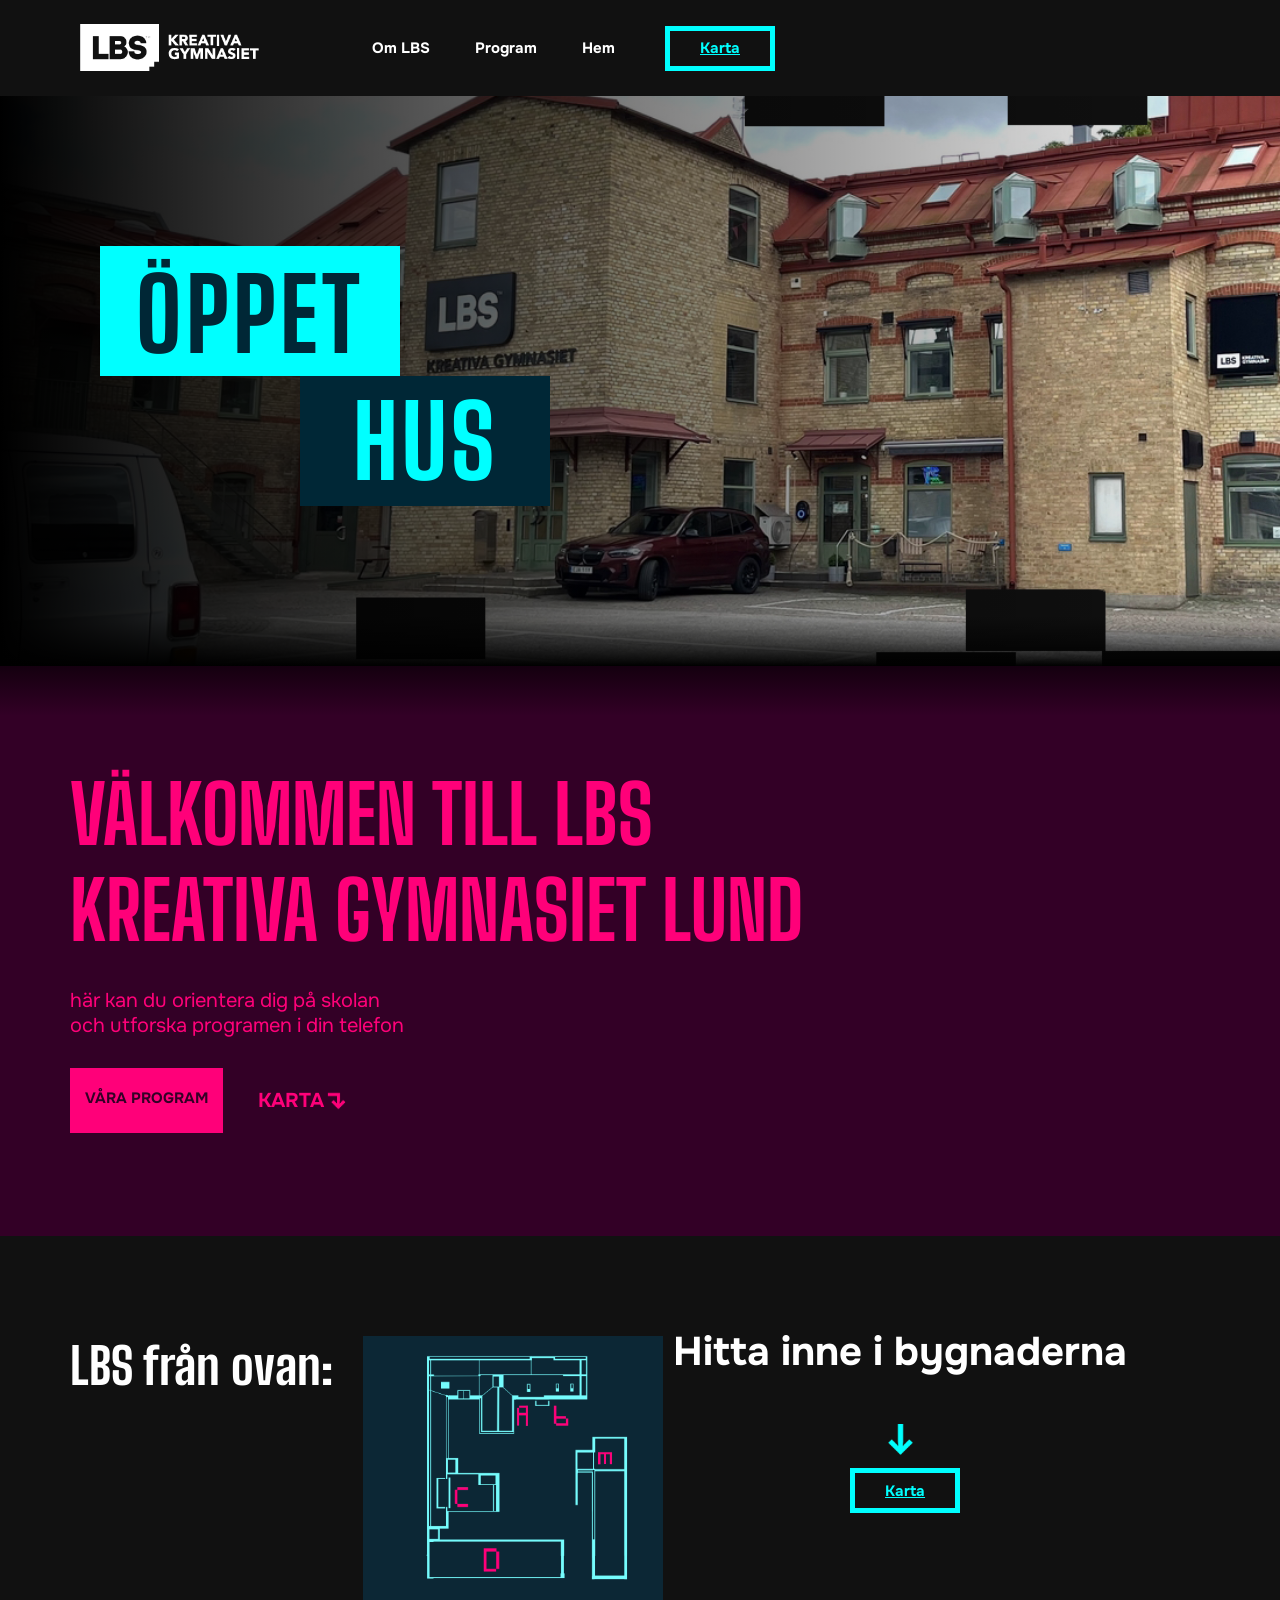
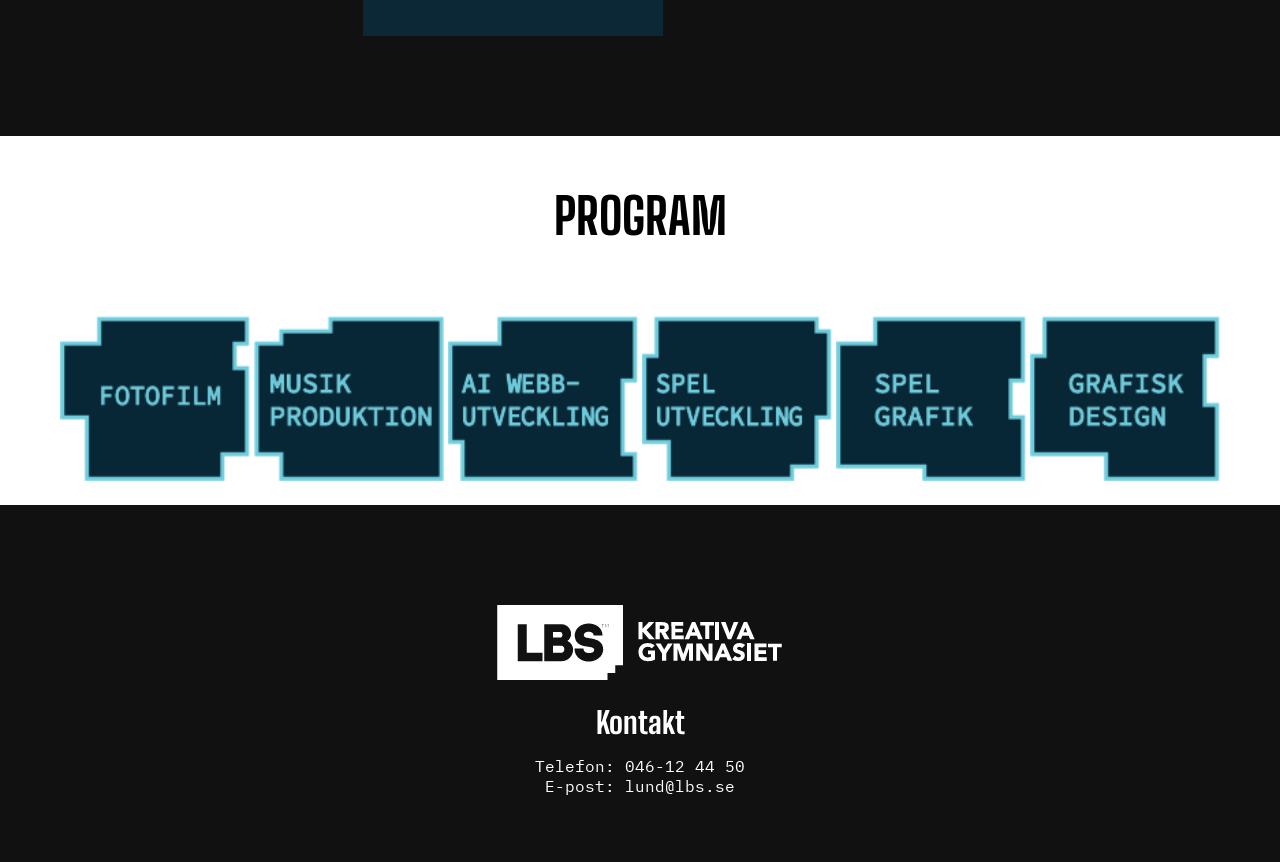
<file: index.html>
<!DOCTYPE html>
<html lang="en">
<head>
    <meta charset="utf-8">
    <meta name="viewport" content="width=device-width, initial-scale=1.0">
    <title> LBS Öppet Hus </title>
    <link rel="stylesheet" href="Style.css">
    <!--Google fonts-->
    <!--onest font for: ingress, underubrik och brödtext-->
    <!--bigshoulders font for: headlines-->
    <!--IBM Plex Mono medium-->
    <link rel="preconnect" href="https://fonts.googleapis.com">
<link rel="preconnect" href="https://fonts.gstatic.com" crossorigin>
<link href="https://fonts.googleapis.com/css2?family=Big+Shoulders:opsz,wght@10..72,800&family=IBM+Plex+Mono:wght@500&family=Onest:wght@100..900&display=swap" rel="stylesheet">
</head>

<body>
    <header>
        <div class="headContainer">
            <div class="loggo">
                <a href="index.html" class="logo"><img src="lbsLogo.png" alt="lbs logo with text"></a> <!--byta bild ?-->
            </div>
            <div class="navs">
                <a href="https://lbs.se/lund/"> Om LBS </a>
                <a href="#FourthBlock"> Program</a>
                <a href="index.html">Hem</a>
                <div class="Mapbutton">
                    <a href="karta.html">Karta </a>
                </div>
            </div>
        </div>
    </header>
    <section id="FirstBlock">
        <div class="open">
            <h1>ÖPPET</h1>
        </div>
        <div class="house">
            <h1>HUS</h1>
        </div>
    </section>
    <section id="SecondBlock">
        <h2>VÄLKOMMEN TILL LBS <br> KREATIVA GYMNASIET LUND</h2>
        <p class="underrubrik"> här kan du orientera dig på skolan <br> och utforska programen i din telefon</p>
        <div class="buttoncontainer">
            <a class="Programbtn" href="#FourthBlock">
                VÅRA PROGRAM
            </a>
            <div class="mappointer">
                <p>KARTA</p>
                <img src="NerPil.png" alt="pointer to scroll down " width="25px">
            </div>
        </div>
    </section>
    <section id="ThirdBlock">
        <h4> LBS från ovan:</h4>
        <img class="img_map" src="main outsidemap.png" alt="karta för utsidan på lbs" width="300px">
        <div class="findPrograms">
            <p> Hitta inne i bygnaderna </p> 
            <img class="ImgPil" src="RakNed.png" alt="Pil som pekar rakt ner" width="25px">
                <div class="Mapbutton">
                    <a href="karta.html">Karta </a>
                </div>
        </div>
    </section>
    <section id="FourthBlock">
        <h3> PROGRAM </h3>
        
        <img class="program_bilder" src="ProgramFOTO.png" alt="programkub för Foto" width="190px">
        <img class="program_bilder" src="ProgramMusikP.png" alt="programkub för musik" width="190px">
        <img class="program_bilder" src="ProgramAWU.png" alt="programkub för AWAI" width="190px">
        <img class="program_bilder" src="ProgramSP.png" alt="programkub för SU" width="190px">
        <img class="program_bilder" src="ProgramSG.png" alt="programkub för SG" width="190px">
        <img class="program_bilder" src="ProgramGD.png" alt="programkub för GD" width="190px">    
    </section>
    <footer>
        <img src="lbsLogo.png" alt="logga med namn">
        <div class="footer_contact">
            <h5> Kontakt </h5>
            <P> Telefon: 046-12 44 50    <br>
                E-post: lund@lbs.se
            </P>
        </div>
    </footer>
    
</body>
</html>
</file>
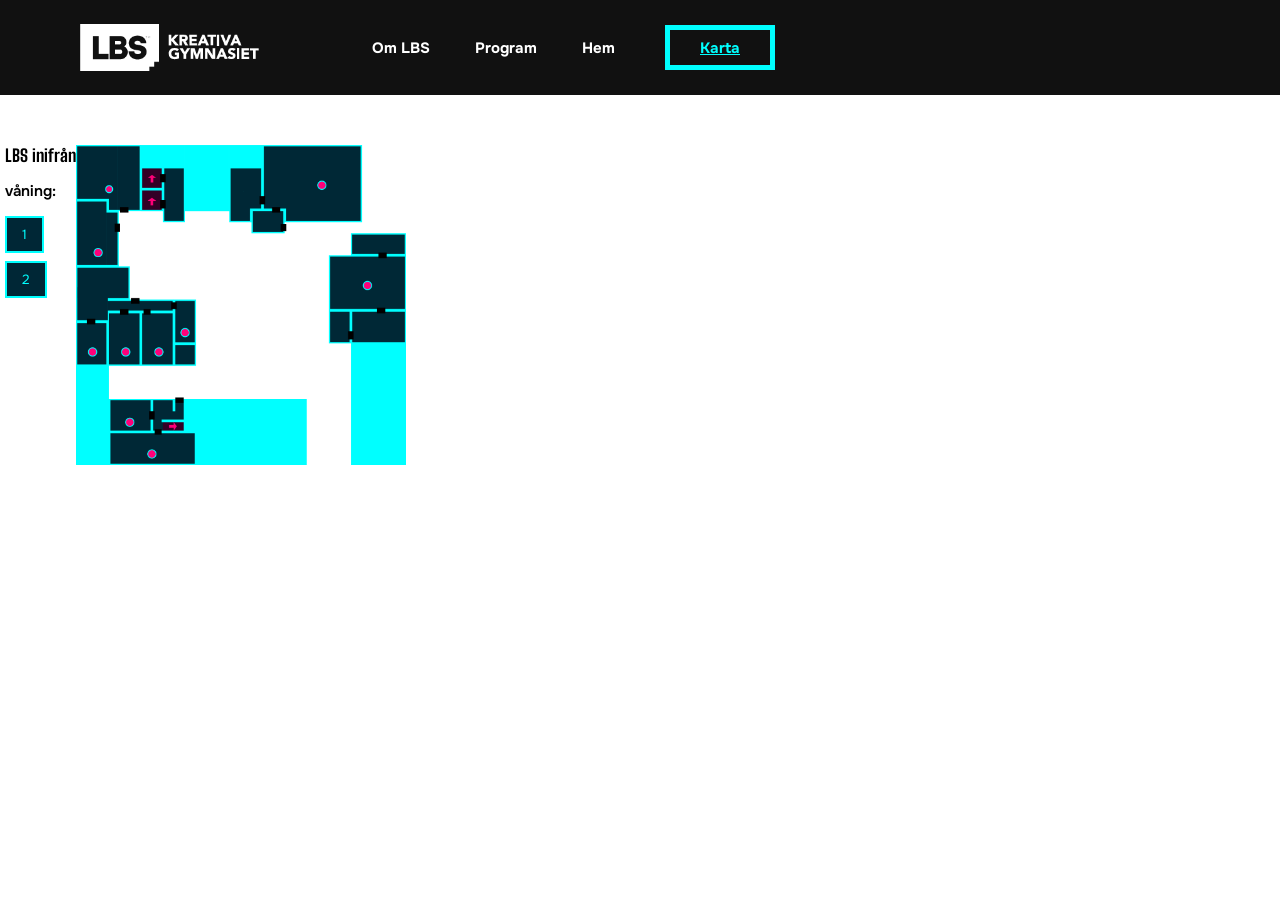
<file: karta.html>
<html lang="en">
<head>
    <meta charset="utf-8">
    <meta name="viewport" content="width=device-width, initial-scale=1.0">
    <title> LBS Öppet Hus </title>
    <link rel="stylesheet" href="Style.css">
    <!--Google fonts-->
    <!--onest font for: ingress, underubrik och brödtext-->
    <!--bigshoulders font for: headlines-->
    <!--IBM Plex Mono medium-->
    <link rel="preconnect" href="https://fonts.googleapis.com">
<link rel="preconnect" href="https://fonts.gstatic.com" crossorigin>
<link href="https://fonts.googleapis.com/css2?family=Big+Shoulders:opsz,wght@10..72,800&family=IBM+Plex+Mono:wght@500&family=Onest:wght@100..900&display=swap" rel="stylesheet">
</head>

<body>
    <header>
        <div class="headContainer"> <!--huvud container -->
            <div class="loggo">
                <a href="index.html" class="logo"><img src="lbsLogo.png" alt="lbs logo with text"></a>
            </div>
            <div class="navs">
                <a href="https://lbs.se/lund/"> Om LBS </a>
                <a href="index.html#FourthBlock"> Program</a>
                <a href="index.html">Hem</a>
                <div class="Mapbutton">
                    <a href="karta.html">Karta </a>
                </div>
            </div>
        </div>
    </header>
    <section id="House" >
        <div class="Floors">
            <h5> LBS inifrån </h5>
            <p> våning:</p>
            <button class="floors" data-floor="1"> 1 </button>  <!--Data-floor chat gpt lade till så att man kan byta mellan våningarna -->
            <button class="floors" data-floor="2"> 2 </button>
        </div>                     <!--chat gpt la till id floor1 för att defigera vilken våning man är på-->
        <div class="mapContainer" id="floor1"> <!--ihopsättning av stack overflow som chatgpt har förklarat och jag sedan skrivit om så det passar min hemsida och karta-->
            <img src="FirstFloorMap.png"  height="320px" width="330px" usemap="#FirstFloorMap" class="FirstFloorMap" alt="karta över våning 1">
            <map name="FirstFloorMap" > <!--våning ett karta med olkia area cirklar på kartan och medföljand tool tips som förklarar varje rum på skolan-->
            <area shape="circle" coords="32,43,40" alt="Matsalen" id="Matsalen">
            <area shape="circle" coords="23,108,40" alt="Repstudio" id="Repstudio">
            <area shape="circle" coords="246,40,40" alt="B-salen"  id="B-Salen">
            <area shape="circle" coords="292,140,40" alt="Musikstudion"  id="Musikstudion">
            <area shape="circle" coords="18,206,20" alt="Filmstudio"  id="Filmstudio">
            <area shape="circle" coords="51,206,20" alt="Fotostudio"  id="Fotostudio">
            <area shape="circle" coords="84,206,20" alt="FotoFilm"  id="FotoFilm">
            <area shape="circle" coords="110,188,20" alt="PoddRum"  id="PoddRum">
            <area shape="circle" coords="55,277,30" alt="AWAI"  id="AWAI">
            <area shape="circle" coords="77,310,30" alt="Spelgrafik"  id="Spelgrafik">
            </map>
            <div id="Matsalentooltip"> 
                <p> Matsalen: här äter alla elever lunch serverad av Marvin</p>
            </div>
            <div id="Repstudiotooltip">
                <p> Repstudion: här övar musikarna </p>
            </div>
            <div id="B-salentooltip">
                <p>B1 NO-salen: här har vi roliga laborationer i fysik, kemi och biologi</p>
            </div>
                 <div id="Musikstudiontooltip">
                <p>  Musikstudion: Här är musik lektioner</p>
            </div>
            <div id="Filmstudiotooltip"> 
                <p>Filmstudion: här filmas en massa roliga saker </p>
            </div>
            <div id="Fotostudiotooltip"> 
                <p>Fotostudion: här fottas de finnaste bilderna </p>
            </div>
            <div id="FotoFilmtooltip"> 
                <p> Foto-Film: i detta klasrumet lär man sig allt om fotgraftering och filmning</p>
            </div>
            <div id="PoddRumtooltip"> 
                <p> Poddrummet: här spellas skolans egna podd in</p>
            </div>
            <div id="AWAItooltip"> 
                <p> D1 AI - webbutvekling: i detta klassrum Lär man sig programera hemsidor och bemästra AI </p>
            </div>
            <div id="Spelgrafiktooltip"> 
                <p> D2 Spelgrafik: här sitter spelgrafikerna och desingnar snygga och intresanta spel </p>
            </div>
        </div>
        <div class="mapContainer" id="floor2" hidden> <!--chat gpt added hidden to hide this floor wile floor one is up-->  
            <img src="SecondFloorMap.png" width="330" height="360" usemap="#SecondFloorMap" class="SecondFloorMap" alt="Karta över våning 2">
            <map name="SecondFloorMap"> <!--karta över andra våninga a huste och d huset med are cirklar för alla klassrum med medföljande tooltips-->
                <area shape="circle" coords="36,230,30" alt="A-8" id="A-8">
                <area shape="circle" coords="35,55,20" alt="A-7" id="A-7">
                <area shape="circle" coords="92,53,20" alt="A-6" id="A-6">
                <area shape="circle" coords="135,35,20" alt="A-5" id="A-5">
                <area shape="circle" coords="218,53,30" alt="A-4" id="A-4">
                <area shape="circle" coords="285,80,30" alt="A-3" id="A-3">
                <area shape="circle" coords="65,330,40" alt="Grafiskdesign" id="Grafiskdesign">
            </map>
            <div id="A-8tooltip"> 
                <p>A8</p>
            </div>
            <div id="A-7tooltip">
                <p>A7: här befinersig AWAI Under öpnahuset </p>
            </div>
            <div id="A-6tooltip">
                <p> A6 </p>
            </div>
            <div id="A-5tooltip">
                <p> A5: här är det filmvisning under Öppet hus </p>
            </div>
            <div id="A-4tooltip">
                <p> A4 </p>
            </div>
            <div id="A-3tooltip">
                <p> A3: här sitter Spelgrafik under öppet hus och visar vad de desingnar</p>
            </div>
            <div id="Grafiskdesigntooltip">
                <p> D3 Grafiskdesign: här sitter de Grafiskadesignerna och ritar </p>
            </div>
        </div>
    </section>
    <script src="Script.js"></script>
</body>
</file>
<file: Style.css>
.onest {
  font-family: "Onest", Verdana;
  font-optical-sizing: auto;
  font-style: normal;
}


.big-shoulders-huvudrubrik {
  font-family: "Big Shoulders", Impact;
  font-optical-sizing: auto;
  font-weight: 800;
  font-style: bold;
}

.ibm-plex-mono-medium-kompletering {
  font-family: "IBM Plex Mono", 'Courier New';
  font-weight: 500;
  font-style: normal;
}

h1, h2, h3, h4, h5{
    font-family: "Big Shoulders", Impact;
    cursor:default;
}

p{
    cursor: default;
}

body {
    margin: 0;
    padding: 0;

}

header {    /*typ en kopia av LBS lunds header*/
    position: sticky;
    font-family:"onest",Verdana;
    font-size: 15px;
    font-weight: bold;
    max-height: 97px;
    position: sticky;  
    top: 0;             /*Chatgpt la till för att headern faktiskt skulle fastna*/
    background-color: #111111;
    padding-top: 24px;
    padding-bottom: 24px;
    padding-left: 80px;
    padding-right: 80px;
    z-index: 2;
}

.headContainer {    /*container för att hålla rätt på allt i headern*/
    display: flex;
    align-items: center;
    max-height: 97px;
}

.loggo{ /*LBS loggan */
    max-height: 48px;
}

.logo img {
    width: 180px;
    max-height: 48px;
    margin-right: 67px;
}

.navs {
    display: flex;
    align-items: center;
    justify-content: center;
}

.navs > a {
    display: block;
    margin-left: 45px;
    color: #FFFFFF;
    text-decoration: none;
}

.Mapbutton {        /*knapp som tar än till kartan*/
    display: flex;
    justify-content: center;
    align-items: center;
    font-weight: 500;
    color: #00FFFF;
    height: 35px;
    width: 100px;
    margin-left: 50px;
    border: #00FFFF;
    border-width: 5px;
    border-style: solid;


}

.Mapbutton:hover {
    transform: scale(1.1);
    transition: 0.1s ease-in;
}

.Mapbutton a{ /*text färg*/
    color: #00FFFF;
    text-align: left ;
    font-family:"onest",Verdana;
    font-size: 15px;
    font-weight: bold;
}



#FirstBlock {       /*första av typ 3 eller 4 block*/
    height: 570px;
    background-image:       /*Chat gpt visa att de kunde ligga undervarandra för att inte täcka varandra*/
    linear-gradient(to left, rgba(0, 0, 0, 0), rgb(0, 0, 0)), /*taget från w3schools*/
    linear-gradient(to top, rgb(0, 0, 0), rgba(255, 255, 255, 0)),
    url('LBS_bakgrund.png');
    background-repeat: no-repeat;                        
    background-size: /*chat gpt fixade storleken av var och en bakrunds del*/
    cover,
    100% 50px,
    cover;
    background-position: /*chat gpt fixade positonen av var och en bakrunds del*/
    center,
    bottom,
    center;
    font-family: "Big Shoulders", Impact;
    overflow: auto;

}

.open {
    width: 300px;
    height: 125px;
    background-color: #00FFFF;
    margin: 150px 0 0 100px;

    padding-top: 5px;
    letter-spacing: 4px;
    display: flex;
    justify-content: center;
    align-items: center;

}
.open h1{
    margin: 0px;
    font-size:100px;
    color: #002736;
}

.house {
    width: 250px;
    height: 130px;
    background-color: #002736;
    padding-top: 0;
    margin-left: 300px;
    letter-spacing: 4px;
    display: flex;
    justify-content: center;
    align-items: center;

}
.house h1{
    margin: 0;
    font-size:100px;
    color: #00FFFF;
}


#SecondBlock {
    background-color: #330026;
    background-image: linear-gradient(to bottom, #14000f, rgba(0, 0, 0, 0));
    background-size: 100% 50px;
    background-repeat: no-repeat;

    background-position:
        top;
    margin: 0;
    color: #FF0079;
    height: 570px;

}

#SecondBlock h2 {
    font-size: 80px;
    font-family: "Big Shoulders", Impact;
    margin: 0px 0px 0px 70px;
    padding-top: 100px  ;
    padding-bottom: 0px;
    margin-bottom: 0px;
}


p.underrubrik {
    font-family:"onest",Verdana;
    font-weight: normal;
    font-size: 20px;
    margin: 30px 0 30px 70px;
}

.buttoncontainer {
    display: flex;

    font-family:"onest",Verdana;
    font-weight: bold;
    font-size: 15px;

}


.Programbtn{
    width: fit-content;
    background-color: #FF0079;
    color: #330026;
    text-decoration: none;
    font-family:"onest",Verdana;
    font-weight: bold;
    font-size: 15px;
    margin: 0 20px 0 70px;
    padding: 20px 15px;
    border: none;
    cursor: pointer;
    transition: 0.1s ease-in;
}


.Programbtn:Hover {
    transform: scale(1.1);


}

.mappointer {
    padding: 0px 15px;
    display: flex;
    align-items: center;
}

.mappointer p {
    color:#FF0079;
    font-size: 20px;
    text-align: left;
}

#ThirdBlock{
    display: flex;
    justify-content: left;
    background-color: #111111;
}

#ThirdBlock h4{
    font-size: 50px;
    margin: 100px 20px 10px 70px;
    color: #FFFFFF;
}


.img_map{
    margin: 100px 10px; 
}


.findPrograms{
    display: block;
    text-align: center;
    align-items: center;
    color:#FFFFFF;
    font-family:"onest",Verdana;
    font-weight: bold;
    font-size: 40px;
    margin: 50px 0px 10px 0px;
}

#ThirdBlock .Mapbutton{
    margin-left: 39%;
}

#FourthBlock{
    display:block;
    align-items: center;
    text-align: center;
}

#FourthBlock h3{
    font-size: 50px;
}

.program_bilder{
    margin: 20px 0 20px 0;
}





footer {
    background-color: #111111;
    height:auto;
    padding: 0;
    margin: 0;
    display: block;
    text-align: center;
}

footer img{
    margin: 100px 0 20px 0;
}

.footer_contact {
    color:#FFFFFF;
    padding-bottom: 50px;
}

.footer_contact h5 {
    font-size: 30px;
    padding: 0;
    margin: 0;
}

.footer_contact p{
font-family: "IBM Plex Mono", 'Courier New';
}







/* =========================    
   karta.html styling 
   ========================= */


#House{
    margin: 50px 0 0 5px;
    display: flex;

}
.Floors p{
    font-family: "Onest", Verdana;
    font-weight: 600;
    font-size: 15px;
}

.Floors .floors {
    display: block;
    margin: 8px 0;
    padding: 8px 15px;
    cursor: pointer;
    background-color: #002736;
    color: #00FFFF;
    border: 2px solid #00FFFF;
    font-family: "Onest", Verdana;
}

.Floors .floors.active {
    background-color: #00FFFF;
    color: #002736;
}

.mapContainer[hidden] {
    display: none;
}

.Floors h5{
    font-size: 17px;
    margin: 0;
}

.mapContainer {
    position: relative;
    display: inline-block;
}

.mapContainer img{
    z-index: 0;
    display: block;
    min-width: 330;
    min-height: 320;
}


#matsalentooltip, 
#Repstudiotooltip,
#B-salentooltip,
#Musikstudiontooltip,
#Filmstudiotooltip,
#Fotostudiotooltip,
#FotoFilmtooltip,
#PoddRumtooltip,
#AWAItooltip,
#Spelgrafiktooltip,
#A-8tooltip,
#A-7tooltip,
#A-6tooltip,
#A-5tooltip,
#A-4tooltip,
#A-3tooltip,
#Grafiskdesigntooltip
{
    display: none;
    position: absolute;
    transform: translate(-50%, -100%);
    background-color: #002736;
    color: #00FFFF;
    padding: 10px;
    border: 2px solid #00FFFF;
    font-family: "Onest", Verdana;
    width: max-content;
    max-width: 200px;
    z-index: 10;
}

#matsalentooltip{
    left: 34px;
    top: 45px;
}
#Repstudiotooltip{
    left: 38px;
    top: 108px;

}

#B-salentooltip{
    left: 230px;
    top: 40px;
    
}

#Musikstudiontooltip{
    left: 292px;
    top: 140px;
}

#Filmstudiotooltip{
    left: 38px ;
    top: 206px;
}

#Fotostudiotooltip{
    left: 51px;
    top: 206px;
}

#FotoFilmtooltip{
    left: 84px;
    top: 206px;
}

#PoddRumtooltip{
    left: 110px;
    top: 188px;
}

#AWAItooltip{
    left: 55px;
    top: 277px;
}

#Spelgrafiktooltip{
    left: 77px;
    top: 310px;
}

#A-8tooltip{
    left: 35px;
    top: 230px;
}

#A-7tooltip{
    left: 35;
    top: 55;
}

#A-6tooltip{
    left:92px ;
    top: 53px;
}

#A-5tooltip{
    left:135px ;
    top: 35px;
}

#A-4tooltip{
    left:218px ;
    top: 53px;
}

#A-3tooltip{
    left: 285px;
    top: 80px;
}

#Grafiskdesigntooltip{
    left: 65px;
    top: 330px;
}



#matsalentooltip::after,
#Repstudiotooltip::after,
#B-salentooltip::after,
#Musikstudiontooltip::after,
#Filmstudiotooltip::after,
#Fotostudiotooltip::after,
#FotoFilmtooltip::after,
#PoddRumtooltip::after,
#AWAItooltip::after,
#Spelgrafiktooltip::after,
#A-8tooltip::after,
#A-7tooltip::after,
#A-6tooltip::after,
#A-5tooltip::after,
#A-4tooltip::after,
#A-3tooltip::after,
#Grafiskdesigntooltip
{        /*tagit från w3shools*/
    content: "";
    position: absolute;
    top: 100%;
    left: 50%;
    margin-left: -5px;
    border-width: 5px;
    border-style: solid;
    border-color: black transparent transparent transparent;
}
















/* =========================            Hadde ont om tid/ orkade inte ändra storkelen för hand så chatgpt har gjort så att det ser bra ut på telefon
   PHONE RESPONSIVENESS
   ========================= */

@media screen and (max-width: 600px) {

    /* HEADER */
    header {
        padding: 12px 15px;
        max-height: none;
    }

    .headContainer {
        flex-direction: column;
        align-items: center;
        gap: 12px;
        max-height: none;
    }

    .logo img {
        width: 120px;
        max-height: 40px;
        margin-right: 0;
    }

    .navs {
        display: flex;
        flex-wrap: wrap;
        justify-content: center;
        gap: 12px;
    }

    .navs > a {
        margin-left: 0;
        font-size: 12px;
    }

    .Mapbutton {
        width: 75px;
        height: 32px;
        margin-left: 0;
        border-width: 2px;
        box-sizing: border-box;
    }

    .Mapbutton a {
        font-size: 12px;
        margin: 0;
    }


    /* FIRST BLOCK: ÖPPET HUS */
    #FirstBlock {
        min-height: 450px;
        height: auto;
        padding: 60px 15px;
        box-sizing: border-box;
        background-position: center, bottom, center;
    }

    .open {
        width: min(260px, 85%);
        height: 100px;
        margin: 30px 0 0 0;
        padding: 0;
        letter-spacing: 2px;
        box-sizing: border-box;
    }

    .open h1 {
        font-size: clamp(55px, 15vw, 75px);
    }

    .house {
        width: min(220px, 75%);
        height: 100px;
        margin: 0 0 0 auto;
        padding: 0;
        letter-spacing: 2px;
        box-sizing: border-box;
    }

    .house h1 {
        font-size: clamp(55px, 15vw, 75px);
    }


    /* SECOND BLOCK: WELCOME */
    #SecondBlock {
        height: auto;
  
        padding: 0 20px 40px;
        box-sizing: border-box;
    }

    #SecondBlock h2 {
        font-size: clamp(36px, 9vw, 52px);
        margin: 0;
        padding-top: 55px;
        padding-bottom: 0;
        overflow-wrap: break-word;
    }

    p.underrubrik {
        font-size: 16px;
        line-height: 1.6;
        margin: 20px 0 25px;
    }

    .buttoncontainer {
        display: flex;
        flex-wrap: wrap;
        align-items: center;
        gap: 15px;
    }

    .Programbtn {
        margin: 0;
        padding: 15px;
        font-size: 14px;
    }

    .mappointer {
        padding: 10px 15px;
        box-sizing: border-box;
    }


    /* THIRD BLOCK: MAP */
    #ThirdBlock {
        display: block;
        text-align: center;

        padding: 20px;
        box-sizing: border-box;
    }

    #ThirdBlock h4 {
        font-size: clamp(40px, 8vw, 42px);
        margin: 30px 0 15px;
    }

    .img_map {
        margin: 15px 0;
        max-width: 100%;
    }

    .img_map img {
        display: block;
        width: 100%;
        max-width: 100%;
        height: auto;
    }

    .ImgPil {
        text-align: center;
    }

    .findPrograms {
        font-size: clamp(25px, 7vw, 34px);
        margin: 30px 0 10px;
    }



}
</file>
